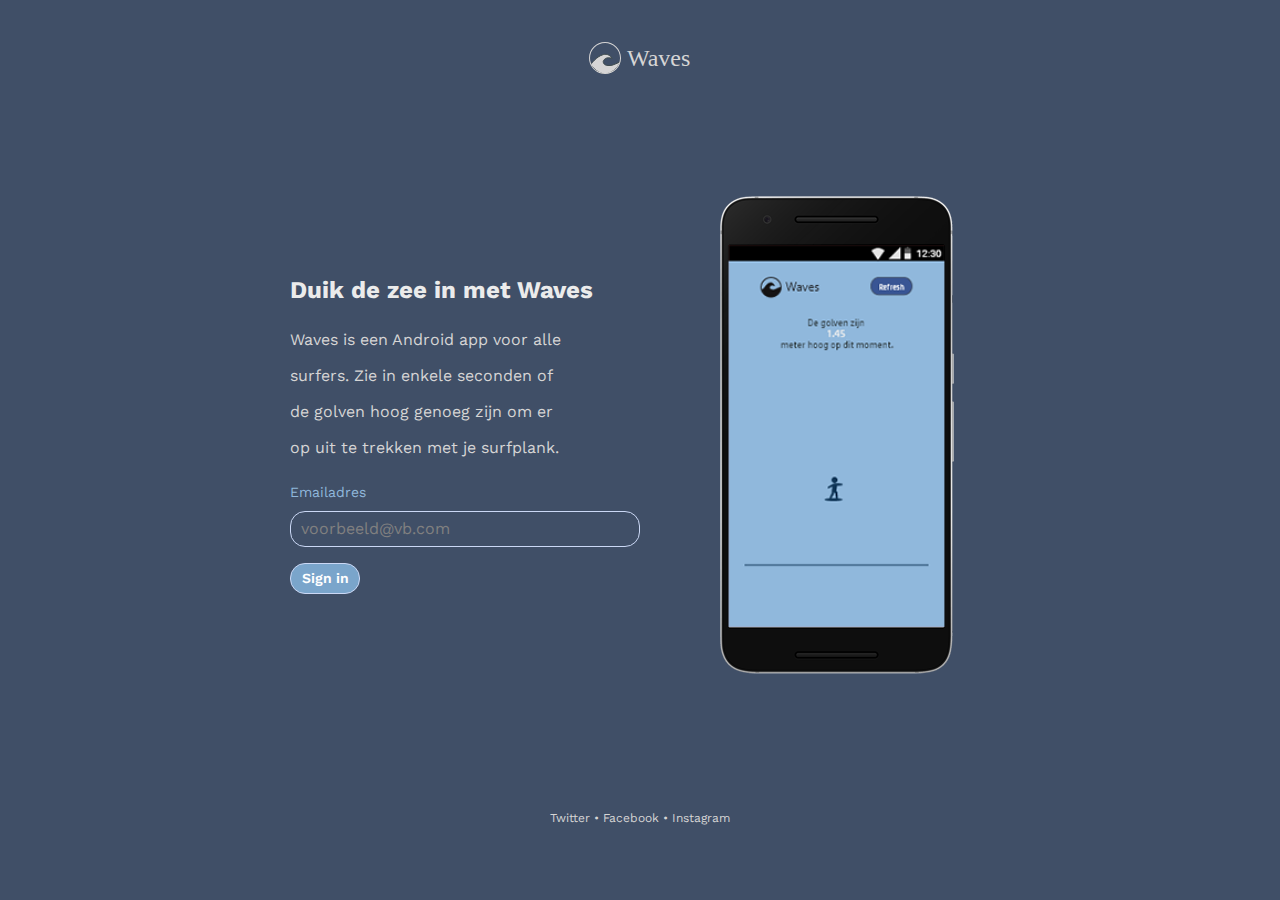
<file: index.html>
<!DOCTYPE html>
<html lang="nl">
<head>
    <meta charset="UTF-8">
    <meta name="viewport" content="width=device-width, initial-scale=1.0">
    <title>Waves Landingpage</title>

    <link href="https://fonts.googleapis.com/css2?family=Work+Sans:wght@400;600;700&display=swap" rel="stylesheet">
    <link rel="stylesheet" href="LandingPageScreen.css">

    <script src="validation.js"></script>
</head>
<body>
    <div class="c-container">
        <!-- LOGO -->
        <div class="c-container-logo">
            <svg xmlns="http://www.w3.org/2000/svg" width="102" height="32.406" viewBox="0 0 102 32.406">
                <g id="logo" transform="translate(-840 -18)">
                <path class="c-logo__path--1" id="Path_1" data-name="Path 1" d="M842.162,41.087c-.008.07-.847.042,0-1.087.113-.056,5.26-7.456,11.64-9.206,0-.056,5.728-2.393,9.229,3.648.113.056-6.888-2.823-8.808,3.049,0,.056-.508,5.307,8.808,3.783a66.663,66.663,0,0,0,7.623-3.14C873.195,36.666,858.805,62.865,842.162,41.087Z" fill="#3e4a4d" stroke="#3e4a4d" stroke-width="1"/>
                <g id="Path_2" data-name="Path 2" transform="translate(840 18)" fill="none">
                    <path d="M16,0A16,16,0,1,1,3,25.329,15.71,15.71,0,0,1,0,16,16,16,0,0,1,16,0Z" stroke="none"/>
                    <path class="c-logo__path--2" d="M 16 1 C 11.99334907531738 1 8.226520538330078 2.560270309448242 5.393400192260742 5.393400192260742 C 2.560270309448242 8.226520538330078 1 11.99334907531738 1 16 C 1 17.63566970825195 1.258119583129883 19.24551963806152 1.767200469970703 20.78483009338379 C 2.250450134277344 22.24607086181641 2.934490203857422 23.5733699798584 3.801170349121094 24.73101043701172 C 5.270029067993164 26.6988410949707 7.070749282836914 28.24665069580078 9.153299331665039 29.33143997192383 C 11.27883911132813 30.4386100769043 13.58239936828613 31 16 31 C 20.00664901733398 31 23.77347946166992 29.43972969055176 26.60659980773926 26.60659980773926 C 29.43972969055176 23.77347946166992 31 20.00664901733398 31 16 C 31 11.99334907531738 29.43972969055176 8.226520538330078 26.60659980773926 5.393400192260742 C 23.77347946166992 2.560270309448242 20.00664901733398 1 16 1 M 16 0 C 24.8365592956543 0 32 7.163440704345703 32 16 C 32 24.8365592956543 24.8365592956543 32 16 32 C 10.75108909606934 32 6.092510223388672 29.47248077392578 2.999799728393555 25.32917976379395 C 1.180789947509766 22.89949989318848 0 19.58763885498047 0 16 C 0 7.163440704345703 7.163440704345703 0 16 0 Z" stroke="none" fill="#3e4a4d"/>
                </g>
                <text class="c-logo__path--3" id="Waves" transform="translate(878 42)" fill="#3e4a4d" font-size="24" font-family="HPSimplified-Regular, HP Simplified"><tspan x="0" y="0">Waves</tspan></text>
                </g>
            </svg>
        </div>

        <!-- TEKST -->
        <div class="c-main-content">
            <div class="c-main-content__text">
                <h1 class="c-title">
                    Duik de zee in met Waves
                </h1>
                <div class="c-text">
                    <p class="c-text__item">Waves is een Android app voor alle</p>
                    <p class="c-text__item">surfers. Zie in enkele seconden of</p>
                    <p class="c-text__item">de golven hoog genoeg zijn om er </p>
                    <p class="c-text__item">op uit te trekken met je surfplank.</p>
                 </div>
                 <!-- EMAIL INPUT -->
                 <p class="c-form-field js-email-field">
                    <label class="c-label js-email-label" for="email">
                        Emailadres
                        <span class="c-label__error-message js-email-error-message">
                            Veld invullen verplicht
                        </span>
                     </label>
                     <input class="c-input js-email-input" type="email" name="email id="email" placeholder="voorbeeld@vb.com" required>
                 </p>
                 <p class="u-mb-md">
                    <!-- Button -->
                    <button class="o-button-reset c-button js-sign-in-button">Sign in</button>
                </p>
            </div>
            <div class="c-main-content__mockup">
                <!-- MOCKUP -->
                <svg xmlns="http://www.w3.org/2000/svg" xmlns:xlink="http://www.w3.org/1999/xlink" width="234" height="478" viewBox="0 0 234 478">
                    <image width="234" height="478" xlink:href="[data-uri]"/>
                    <image id="Rectangle_1" data-name="Rectangle 1" x="8" y="49" width="217" height="382" xlink:href="[data-uri]"/>
                </svg>
            </div>
        </div>
        <!-- SOCIAL MEDIA -->
        <div>
            <p class="c-socials">
                Twitter • Facebook • Instagram
            </p>
        </div>
    </div>
</body>
</html>
</file>
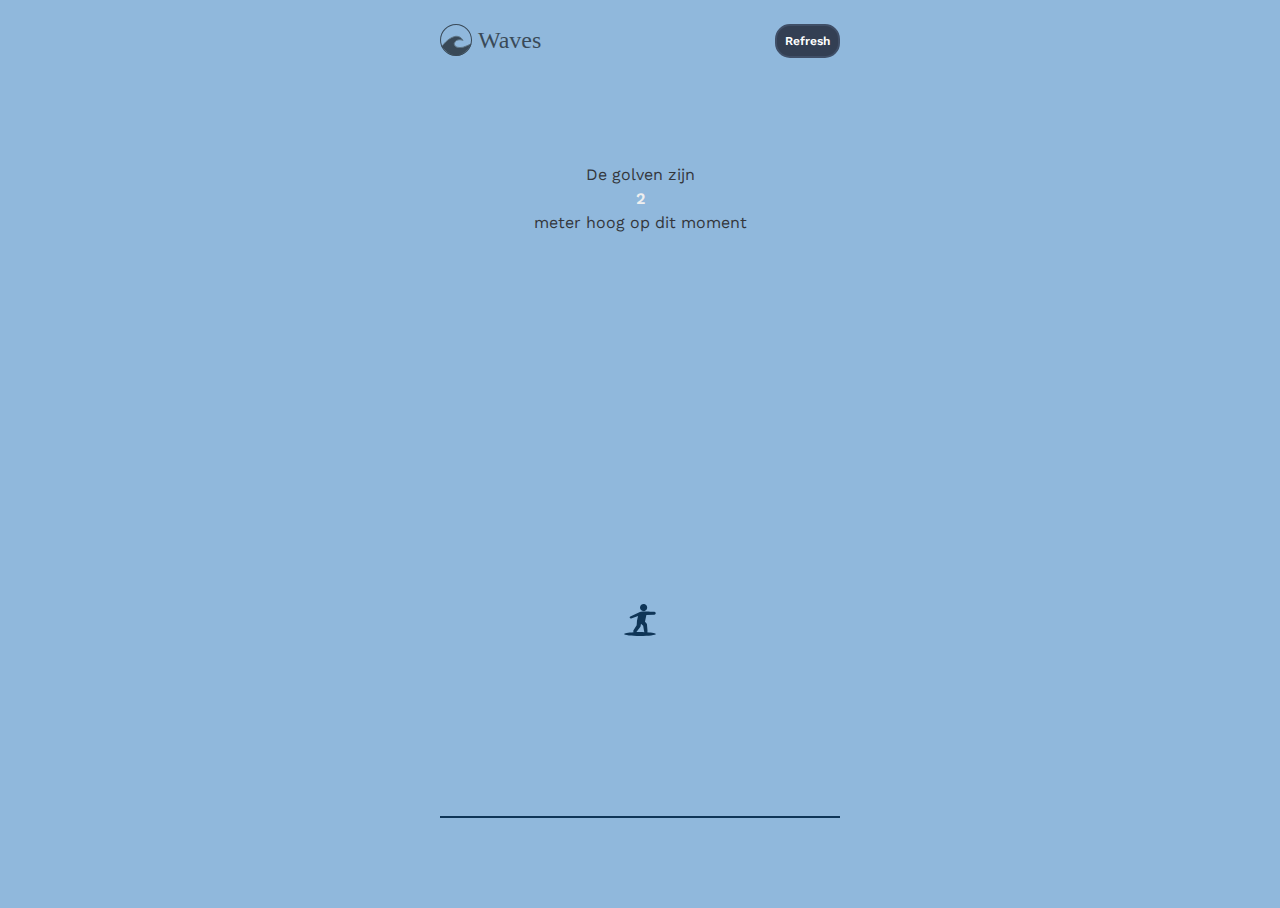
<file: app.html>
<!DOCTYPE html>
<html lang="nl">
    <head>
        <meta charset="utf-8">
        <meta http-equiv="x-ua-compatible" content="ie=edge">
        <title>Waves</title>
        <meta name="description" content="An app about that tells you if it is a good time to go surfing.">
        <meta name="viewport" content="width=device-width, initial-scale=1.0">
        <meta name="msapplication-TileColor" content="#cce7ff">
        <meta name="theme-color" content="#cce7ff">
        
        <link href="https://fonts.googleapis.com/css2?family=Work+Sans:wght@400;600;700&display=swap" rel="stylesheet">
        <link rel="shortcut icon" type="image/png" href="waves.png">
        <link rel="mask-icon" href="safari-pinned-tab.svg" color="#0f3557">
        <link rel="stylesheet" href="Screen.css">

        <script src="app.js"></script>
    </head>
    <body> 
        
        <main class="c-app">
            <div class="c-header-content">
                <h1 class="c-logo u-muted">
                    <div class="c-logo_app">
                        <svg class="c-logo__symbol" xmlns="http://www.w3.org/2000/svg" width="102" height="32.406" viewBox="0 0 102 32.406">
                            <g id="logo" transform="translate(-840 -18)">
                              <path class="c-logo__path c-logo__path--1" id="Path_1" data-name="Path 1" d="M842.162,41.087c-.008.07-.847.042,0-1.087.113-.056,5.26-7.456,11.64-9.206,0-.056,5.728-2.393,9.229,3.648.113.056-6.888-2.823-8.808,3.049,0,.056-.508,5.307,8.808,3.783a66.663,66.663,0,0,0,7.623-3.14C873.195,36.666,858.805,62.865,842.162,41.087Z" fill="#3e4a4d" stroke="#3e4a4d" stroke-width="1"/>
                              <g id="Path_2" data-name="Path 2" transform="translate(840 18)" fill="none">
                                <path  d="M16,0A16,16,0,1,1,3,25.329,15.71,15.71,0,0,1,0,16,16,16,0,0,1,16,0Z" stroke="none"/>
                                <path class="c-logo__path c-logo__path--2" d="M 16 1 C 11.99334907531738 1 8.226520538330078 2.560270309448242 5.393400192260742 5.393400192260742 C 2.560270309448242 8.226520538330078 1 11.99334907531738 1 16 C 1 17.63566970825195 1.258119583129883 19.24551963806152 1.767200469970703 20.78483009338379 C 2.250450134277344 22.24607086181641 2.934490203857422 23.5733699798584 3.801170349121094 24.73101043701172 C 5.270029067993164 26.6988410949707 7.070749282836914 28.24665069580078 9.153299331665039 29.33143997192383 C 11.27883911132813 30.4386100769043 13.58239936828613 31 16 31 C 20.00664901733398 31 23.77347946166992 29.43972969055176 26.60659980773926 26.60659980773926 C 29.43972969055176 23.77347946166992 31 20.00664901733398 31 16 C 31 11.99334907531738 29.43972969055176 8.226520538330078 26.60659980773926 5.393400192260742 C 23.77347946166992 2.560270309448242 20.00664901733398 1 16 1 M 16 0 C 24.8365592956543 0 32 7.163440704345703 32 16 C 32 24.8365592956543 24.8365592956543 32 16 32 C 10.75108909606934 32 6.092510223388672 29.47248077392578 2.999799728393555 25.32917976379395 C 1.180789947509766 22.89949989318848 0 19.58763885498047 0 16 C 0 7.163440704345703 7.163440704345703 0 16 0 Z" stroke="none" fill="#3e4a4d"/>
                              </g>
                              <text class="c-logo__path c-logo__path--3" id="Waves" transform="translate(878 42)" fill="#3e4a4d" font-size="24" font-family="HPSimplified-Regular, HP Simplified"><tspan x="0" y="0">Waves</tspan></text>
                            </g>
                        </svg>
                    </div>
                </h1>
                <div>
                    <button class="o-button-reset c-button--refresh" onClick="window.location.reload();">Refresh</button>
                </div>
            </div>
            <p class="c-text">
               De golven zijn <span class="c-text--hoogte js-waveheight-text">2</span> meter hoog op dit moment
            </p>
            <div class="c-horizon">
                <div class="c-horizon__sky-wrapper">
                    <div class="c-horizon__sky">
                        <span class="c-horizon__surfer js-surfer" style="bottom: 100%; left: 50%;">
                            <svg version="1.1" id="Capa_1" xmlns="http://www.w3.org/2000/svg" xmlns:xlink="http://www.w3.org/1999/xlink" widht="32" height="32" x="0px" y="0px" viewBox="0 0 445.707 445.707" style="enable-background:new 0 0 445.707 445.707;" xml:space="preserve">
                                <g>
                                <g id="Layer_1_21_">
                                    <path class="c-surfer" d="M263.299,99.078c27.105,5.278,53.353-12.411,58.632-39.516c5.277-27.1-12.411-53.354-39.513-58.63
                                        c-27.104-5.279-53.355,12.413-58.633,39.514C218.508,67.552,236.195,93.799,263.299,99.078z"/>
                                    <path class="c-surfer" d="M322.242,393.616c3.869-4.641,5.987-10.746,5.44-17.242l-7.729-91.734c-0.438-5.208-2.555-10.33-6.383-14.461l-1.5-1.619
                                        l-19.986-21.57l19.689-93.787l111.129-4.487c10.187-0.44,18.59-8.624,19.021-18.999c0.455-10.947-8.051-20.19-18.998-20.646
                                        c0,0-123.046-5.104-128.38-4.755c-12.756,0.835-61.395,0.999-73.794,7.132L87.984,172.607
                                        c-7.106,3.505-10.647,11.841-7.968,19.512c2.898,8.297,11.974,12.673,20.271,9.774l95.899-33.502c0,0-15.6,68.214-15.797,75.396
                                        l-3.965,53.057l-44.066,69.367c-5.282,8.369-4.773,19.064,0.887,26.826c-77.113,4.287-130.88,13.936-130.88,25.15
                                        c0,15.199,98.715,27.52,220.488,27.52s220.488-12.32,220.488-27.52C443.342,407.452,394.083,398.153,322.242,393.616z
                                        M172.941,391.375l53.202-69.762c2.22-2.934,3.833-6.521,4.438-10.41l0.349-2.244l5.466-35.154l30.465,28.203l13.625,80.344
                                        c0.597,3.457,1.932,6.639,3.82,9.399c-19.507-0.705-40.123-1.085-61.451-1.085C205.687,390.666,188.979,390.913,172.941,391.375z
                                        "/>
                            </svg>
                        </span>
                    </div>
                </div>
                <div class="c-horizon__line">
                </div>
            </div>
            <p>
                <span class="js-time-left js-time"></span>
            </p>
        </main>
        <?xml version="1.0" encoding="iso-8859-1"?>

	</body>
</html>
</file>
<file: LandingPageScreen.css>
/*------------------------------------*\
#FONTS
\*------------------------------------*/

/*------------------------------------*\
#Variables
\*------------------------------------*/

:root {
    /* colors */
    --global-background-color: #404F67;
    --global-color: #D6D5D5;
    --global-color-title: #EBEBEB;
    --global-color-select: #90B8DC;
    --global-color-emailinput: #ABC4FF;
    --global-color-boxshadow-email: #4D7AE53C;
    --global-color-emailinput-hover: #CBD8F5;
    --global-color-emailinput--text: #D9D9D9;
    
    /* colors */

    /* opacity */
    --global-muted-opacity: 0.6;

    /* transitions */
    --global-transitionEasing-out: ease-out;
    --global-transitionEasing-out-cubic: cubic-bezier(0.22, 0.61, 0.36, 1);
    --global-transitionDuration-alpha: .1s;
    --global-transitionDuration-beta: .2s;
    --global-transitionDuration-gamma: .3s;

    /* border radius */
    --global-borderRadius: 0.1875rem;
    --global-borderWidth: 0.0625rem;
}


/*------------------------------------*\
#GENERIC
\*------------------------------------*/

/*
    Generic: Page
    ---
    Global page styles + universal box-sizing:
*/

html {
    box-sizing: border-box;
    color: var(--global-color);
    font-size: 16px;   /* 1 rem = body font size*/
    line-height: 1.5;
    font-family: 'Work Sans', Helvetica, arial, sans-serif;
    font-feature-settings: "zero" 1;  
    -webkit-font-smoothing: antialiased;
    -moz-osx-font-smoothing: grayscale;
    background-color: var(--global-background-color);
}

*,
*:before,
*:after {
    box-sizing: inherit;
}

/*
* Remove text-shadow in selection highlight:
* https://twitter.com/miketaylr/status/12228805301
*
* Customize the background color to match your design.
*/

::-moz-selection {
    background: var(--global-color-select);
    color: white;
    text-shadow: none;
}

::selection {
    background: var(--global-color-select);
    color: white;
    text-shadow: none;
}

/*------------------------------------*\
#Elements
\*------------------------------------*/

/*
Elements: Images
---
Default markup for images to make them responsive
*/

img {
    max-width: 100%;
    vertical-align: top;
}

/*
    Elements: typography
    ---
    Default markup for typographic elements
*/

h1,
h2,
h3 {
    font-weight: 700;
}

h1 {
    font-size: 32px;
    line-height: 48px;
    margin: 0 0 12px;
}

h2 {
    font-size: 32px;
    line-height: 40px;
    margin: 0 0 24px;
}

h3 {
    font-size: 26px;
    line-height: 32px;
    margin: 0 0 24px;
}

h4,
h5,
h6 {
    font-size: 16px;
    font-weight: 600;
    line-height: 24px;
    margin: 0 0 24px;
}

ol,
ul,
dl,
table,
address,
figure {
    margin: 0 0 24px;
}

ul,
ol {
    padding-left: 24px;
}

li ul,
li ol {
    margin-bottom: 0;
}

blockquote {
    font-style: normal;
    font-size: 23px;
    line-height: 32px;
    margin: 0 0 24px;
}

blockquote * {
    font-size: inherit;
    line-height: inherit;
}

figcaption {
    font-weight: 400;
    font-size: 12px;
    line-height: 16px;
    margin-top: 8px;
}

hr {
    border: 0;
    height: 1px;
    background: LightGrey;
    margin: 0 0 24px;
}

a {
    color: red;
    outline-color: red;
    outline-width: medium;
    outline-offset: 2px;
}

a:visited,
a:active {
    color: red;
}

a:hover,
a:focus {
    color: red;
}

label,
input {
    display: block;
}

select {
    width: 100%;
}

input::placeholder {
    color: gray;
}

/*------------------------------------*\
#OBJECTS
\*------------------------------------*/

/*
    Object: Button reset
    ---
    Small button reset object
*/

.o-button-reset {
    border: none;
    margin: 0;
    padding: 0;
    width: auto;
    overflow: visible;
    background: transparent;

    /* inherit font & color from ancestor */
    color: inherit;
    font: inherit;

    /* Normalize `line-height`. Cannot be changed from `normal` in Firefox 4+. */
    line-height: normal;

    /* Corrects font smoothing for webkit */
    -webkit-font-smoothing: inherit;
    -moz-osx-font-smoothing: inherit;

    /* Corrects inability to style clickable `input` types in iOS */
    -webkit-appearance: none;
}

/*
    Object: Hide accessible
    ---
    Accessibly hide any element
*/

.o-hide-accessible {
    position: absolute;
    width: 1px;
    height: 1px;
    padding: 0;
    margin: -1px;
    overflow: hidden;
    clip: rect(0, 0, 0, 0);
    border: 0;
}

/*------------------------------------*\
#COMPONENTS
\*------------------------------------*/

/*
    Component: Forms
    ---
    Everything form related here
*/

.c-form-field {
    position: relative;
    margin-top: 1.5rem;
}

.c-form-field--option {
    display: flex;
    align-items: center;
}


/*
    Component: Input
    ---
    Class to put on all input="text" like form inputs
*/

.c-input {
    --input-transition: all var(--global-transitionDuration-alpha);
    -webkit-appearance: none;
    -moz-appearance: none;
    appearance: none;
    width: 100%;
    border-radius: 0.9375rem;
    border: 0.0625rem solid var(--global-color-emailinput-hover);
    background-color: var(--input-backgroundColor, var(--global-input-backgroundColor));
    color: var(--global-color-emailinput--text);
    font-family: inherit;
    font-size: 1rem;
    line-height: calc(var(--global-baseline) * 3);
    padding: 0.3125rem 0rem 0.3125rem 0.625rem;
    outline: none;
    transition: var(--input-transition);
}

.c-input:hover {
    border-color: var(--global-color-select);
}

.c-input:focus,
.c-input:active {
    border-color: 0.0625rem solid var(--global-color-emailinput);
    box-shadow: 0.1875rem 0.1875rem 0.5rem var(--global-color-boxshadow-email);
}


/*
    Component: Label
    ---
    Class to put on all form labels
*/

.c-label {
    margin-bottom: 0;
    font-size: 0.875rem;
    padding-bottom: var(--global-whitespace-sm);
    line-height: calc(var(--global-baseline) * 2);
    color: var(--global-color-select);
    margin-bottom: 0.5rem;
}

.c-label--option {
    padding-bottom: 0;
}

.c-label__error-message {
    font-weight: 600;
	float: right;
    display: none;
}

.c-label__error-message.is-visible {
	display: block;
}

.c-label--floating {
    position: absolute;
    top: calc(var(--global-baseline) * 1.5);
    left: var(--global-whitespace-sm);
    padding: var(--global-whitespace-xs);
    color: red;
    transition: transform var(--global-transitionDuration-alpha) var(--global-transitionEasing-out);
    z-index: 1;
    border-radius: var(--global-borderRadius);
    border-color: red;
}

.is-floating,
.c-form-field:focus-within .c-label--floating {
    transform: translateY(calc(var(--global-baseline) * -3))
}


/*
    Component: Button
    ---
    Class to put on form buttons or
*/

.c-button {
    font-size: 0.875rem;
    font-weight: 600;
    font-family: inherit;
    border-radius: 0.9375rem;
    border: 0.0625rem solid var(--global-color-emailinput-hover);
    background-color: #7AA5CB;
    color: #FFFFFF;
    padding: 0.25rem 0.25rem;
    line-height: calc(var(--global-baseline) * 3);
    width: 20%;
    outline: none;
    box-shadow: var(--button-boxShadow, 0);
    transition: all var(--global-transitionDuration-alpha) var(--global-transitionEasing-out);
}

.c-button:hover {
    background-color: var(--global-color-select);
    border-color: var(--global-color-emailinput-hover);
    color: #FFFFFF;
}

.c-button:focus {
    box-shadow: 0.1875rem 0.1875rem 0.5rem var(--global-color-boxshadow-email);

}

.c-button:active {
    background-color: var(--button-active-backgroundColor);
    border-color: var(--button-active-borderColor);
    box-shadow: var(--button-active-boxShadow, 0);
}


/*
    Component: CSS Grid
*/

.c-container {
    display: grid;
    justify-content: center;
    align-items: center;
}

.c-main-content {
    display: grid;
}

.c-main-content__text {
    grid-column: 0;
    align-self: center;
    padding-left: 3.125rem;
}

.c-main-content__mockup {
    grid-column: 0;
    margin-left: 5rem;
}

@media (min-width: 992px) {
    .c-container {
        grid-template-rows: 6.25rem 41.25rem 6.25rem;
    }

    .c-main-content {
        grid-template-columns: 25rem 25rem;
    }

    .c-main-content__text {
        padding-left: 3.125rem;
    }
}


/*
    Component: Logo
    ---
    Website main logo
*/

.c-container-logo {
    grid-row: 0;
    font-size: 1rem;
    font-weight: 400;
    line-height: 1rem;
    display: grid;
    justify-content: center;
}

.c-logo__path--1 {
    fill: var(--global-color); 
}

.c-logo__path--2 {
    fill: var(--global-color); 
}

.c-logo__path--3 {
    fill: var(--global-color); 
}


/*
    Component: Content
    ---
    Text that tells you something about Waves
*/

.c-title {
    font-size: 1.5rem;
    font-family: 700;
    color: var(--global-color-title);
}

.c-text {
    grid-column: 0;
    font-size: 1rem;
    font-family: 400;
    color: var(--global-color); 
}

.c-text__item {
    line-height: 1.25rem;
}

.c-mockup {
    grid-column: 1;
}

.c-socials {
    grid-row: 2;
    font-size: 0.75rem;
    font-family: inherit;
    font-weight: 400;
    color: var(--global-color);   
    display: grid;
    justify-content: center;
}

.c-google-play{
    padding-top: 1.5rem;
}


/*------------------------------------*\
#UTILITIES
\*------------------------------------*/

/*
    Utilities: spacing
    ---
    Utility classes to put specific margins and paddings onto elements
*/

.u-pt-clear {
    padding-top: 0 !important;
}

.u-mb-clear {
    margin-bottom: 0 !important;
}

.u-mb-xs {
    margin-bottom: 0.25rem !important;
}

.u-mb-sm {
    margin-bottom: 0.5rem !important;
}

.u-mb-md {
    margin-bottom: 1rem !important;
}

.u-mb-lg {
    margin-bottom: 2rem !important;
}

.u-mb-xl {
    margin-bottom: 3rem !important;
}

/*
    Utilities: max-width
    ---
    Utility classes to put specific max widths onto elements
*/

.u-max-width-xs {
    max-width: 27em !important;
}

.u-max-width-sm {
    max-width: 39em !important;
}

.u-max-width-md {
    max-width: 50em !important;
}

.u-max-width-lg {
    max-width: 63.5em !important;
}

.u-max-width-none {
    max-width: none !important;
}

/*
    Utilities: Mute
    Mute with opacity
*/
.u-muted {
    opacity: var(--global-muted-opacity);
}


/*------------------------------------*\
#MEDIA
\*------------------------------------*/

/*
    Print styles.
    ---
    Inlined to avoid the additional HTTP request:
    http://www.phpied.com/delay-loading-your-print-css/
*/

@media print {
    *,
    *:before,
    *:after {
        background: transparent !important;
        color: #000 !important;
        /* Black prints faster:
        http://www.sanbeiji.com/archives/953 */
        box-shadow: none !important;
        text-shadow: none !important;
    }
    a,
    a:visited {
        text-decoration: underline;
    }
    a[href]:after {
        content: " (" attr(href) ")";
    }
    abbr[title]:after {
        content: " (" attr(title) ")";
    }
    /*
    * Don't show links that are fragment identifiers,
    * or use the `javascript:` pseudo protocol
    */
    a[href^="#"]:after,
    a[href^="javascript:"]:after {
        content: "";
    }
    pre {
        white-space: pre-wrap !important;
    }
    pre,
    blockquote {
        border: 1px solid #999;
        page-break-inside: avoid;
    }
    /*
    * Printing Tables:
    * http://css-discuss.incutio.com/wiki/Printing_Tables
    */
    thead {
        display: table-header-group;
    }
    tr,
    img {
        page-break-inside: avoid;
    }
    p,
    h2,
    h3 {
        orphans: 3;
        widows: 3;
    }
    h2,
    h3 {
        page-break-after: avoid;
    }
}
</file>
<file: Screen.css>
/*------------------------------------*\
#FONTS
\*------------------------------------*/

/*------------------------------------*\
#Variables
\*------------------------------------*/

:root {
    /* colors */
    --global-background-color-start: #90B8DC;
    --global-background-color-end: #3E6FB8;
    --global-border-color: #0F3557;
    --global-color: #D6D6D6;
    --global-logo-color: #3E4A4D;
    --global-p-color: #2A3437;
    --global-color-logo: #B4C3D9;
    --global-text-color: #33363B;
    --global-select-color: #404F67;

    --global-page-background-color: var(--global-select-color);
    --global-color-text: #D6D5D5;
    --global-color-page: #E0E2E5;

    --global-color-boxshadow-email: #4D7AE53C;
    /* colors */

    
    
    /* opacity */
    --global-muted-opacity: 0.6;

    /* transitions */
}

@media (prefers-color-scheme: dark) {
    :root {
        /* colors */
        --global-page-background-color: var(--global-select-color);
        --global-color-text: #D6D5D5;
        --global-color-page: #E0E2E5;
    }
}

/*------------------------------------*\
#GENERIC
\*------------------------------------*/

/*
    Generic: Page
    ---
    Global page styles + universal box-sizing:
*/

html {
    box-sizing: border-box;
    color: var(--global-color);
    background-color: var(--global-background-color-start);
    font-size: 16px;   /* 1 rem = body font size*/
    line-height: 1.5;
    font-family: 'Work Sans', Helvetica, arial, sans-serif;
    font-feature-settings: "zero" 1;  
    -webkit-font-smoothing: antialiased;
    -moz-osx-font-smoothing: grayscale;
    width: 100%;
    height: 100vh;
}

@media (prefers-color-scheme: dark) {
    html {
        background-color: var(--global-page-background-color);
    }
}


*,
*:before,
*:after {
    box-sizing: inherit;
}

/*
* Remove text-shadow in selection highlight:
* https://twitter.com/miketaylr/status/12228805301
*
* Customize the background color to match your design.
*/

::-moz-selection {
    background: var(--global-select-color);
    color: white;
    text-shadow: none;
}

::selection {
    background: var(--global-select-color);
    color: white;
    text-shadow: none;
}

/*------------------------------------*\
#Elements
\*------------------------------------*/

/*
Elements: Images
---
Default markup for images to make them responsive
*/

img {
    max-width: 100%;
    vertical-align: top;
}

/*
    Elements: typography
    ---
    Default markup for typographic elements
*/

h1,
h2,
h3 {
    font-weight: 700;
}

h1 {
    font-size: 36px;
    line-height: 48px;
    margin: 0 0 24px;
}

h2 {
    font-size: 32px;
    line-height: 40px;
    margin: 0 0 24px;
}

h3 {
    font-size: 26px;
    line-height: 32px;
    margin: 0 0 24px;
}

h4,
h5,
h6 {
    font-size: 16px;
    font-weight: 600;
    line-height: 24px;
    margin: 0 0 24px;
}

p,
ol,
ul,
dl,
table,
address,
figure {
    margin: 0 0 24px;
}

ul,
ol {
    padding-left: 24px;
}

li ul,
li ol {
    margin-bottom: 0;
}

blockquote {
    font-style: normal;
    font-size: 23px;
    line-height: 32px;
    margin: 0 0 24px;
}

blockquote * {
    font-size: inherit;
    line-height: inherit;
}

figcaption {
    font-weight: 400;
    font-size: 12px;
    line-height: 16px;
    margin-top: 8px;
}

hr {
    border: 0;
    height: 1px;
    background: LightGrey;
    margin: 0 0 24px;
}

a {
    color: red;
    outline-color: red;
    outline-width: medium;
    outline-offset: 2px;
}

a:visited,
a:active {
    color: red;
}

a:hover,
a:focus {
    color: red;
}

label,
input {
    display: block;
}

select {
    width: 100%;
}

input::placeholder {
    color: gray;
}

/*------------------------------------*\
#OBJECTS
\*------------------------------------*/

/*
    Object: Button reset
    ---
    Small button reset object
*/

.o-button-reset {
    border: none;
    margin: 0;
    padding: 0;
    width: auto;
    overflow: visible;
    background: transparent;

    /* inherit font & color from ancestor */
    color: inherit;
    font: inherit;

    /* Normalize `line-height`. Cannot be changed from `normal` in Firefox 4+. */
    line-height: normal;

    /* Corrects font smoothing for webkit */
    -webkit-font-smoothing: inherit;
    -moz-osx-font-smoothing: inherit;

    /* Corrects inability to style clickable `input` types in iOS */
    -webkit-appearance: none;
}

/*
    Object: Hide accessible
    ---
    Accessibly hide any element
*/

.o-hide-accessible {
    position: absolute;
    width: 1px;
    height: 1px;
    padding: 0;
    margin: -1px;
    overflow: hidden;
    clip: rect(0, 0, 0, 0);
    border: 0;
}

/*------------------------------------*\
#COMPONENTS
\*------------------------------------*/


/*
    Component: Header content
*/

.c-header-content {
    display: flex;
    justify-content: space-between;
    justify-content: baseline;
    margin-bottom: 2rem;
}

/*
    Component: Logo
    ---
    Website main logo
*/

.c-logo {
    font-size: 1rem;
    font-weight: 400;
    line-height: 1rem;
    /* display: flex;
    position: relative;
    flex-direction: column;
    justify-content: center;
    align-items: center; */
}  

.c-logo__path--1 {
    fill: var(--logo__path--1--fill, Black); 
}

.c-logo__path--2 {
    fill: var(--logo__path--2--fill, Black); 
}

.c-logo__path--3 {
    fill: var(--logo__path--2--fill, Black); 
}


@media (prefers-color-scheme: dark) {
    .c-logo {
        --logo__path--1--fill: var(--global-color-logo);
        --logo__path--2--fill: var(--global-color-logo);
        --logo__path--3--fill: var(--global-color-logo);
    }
}


/*
    Component: Surfer
    ---
    The surfer icon
*/

.c-button--refresh {
    font-size: 0.75rem;
    font-family: inherit;
    font-weight: 600;
    color: #FFFFFF;
    font-weight: 600;;
    border: 2px solid var(--global-select-color);
    padding: 0.5rem;
    border-radius: 0.9375rem;
    background-color: #333F53;
}

.c-button--refresh:hover {
    background-color: var(--global-select-color);
    border-color: var(--global-select-color);
    color: #FFFFFF;
}

.c-button--refresh:focus {
    box-shadow: 0.1875rem 0.1875rem 0.5rem var(--global-color-boxshadow-email);
}

.c-button--refresh:active {
    box-shadow: var(--button-active-boxShadow);
}

@media (prefers-color-scheme: dark) {
    .c-button--refresh {
        color: #FFFFFF;
        border: 0.125rem solid var(--global-background-color-start);
        background-color: #7AA5CB;
    }
    
    .c-button--refresh:hover {
        background-color: var(--global-background-color-start);
        border-color: var(--global-background-color-start);
        color: #FFFFFF;
    }
    
    .c-button--refresh:focus {
        box-shadow: 0.1875rem 0.1875rem 0.5rem var(--global-color-boxshadow-email);
    }
}

/*
    Component: Surfer
    ---
    The surfer icon
*/

.c-surfer {
    width: 1.375rem;
    height: 1.375rem;
    fill: var(--global-border-color);
}

.c-logo .c-surfer {
    margin-right: 0.5rem; 
}


/*
    Component: Text
    ---
    Text that tells you something about the waves
*/
.c-text {
    display: flex;
    position: relative;
    flex-direction: column;
    justify-content: center;
    align-items: center;
    font-family: 'Work Sans';
    margin-top: 3rem;
    color: var(--global-text-color);
}

.c-text--hoogte {
    color: #EFEFEF;
    font-weight: 600;
    font-family: inherit;
}

@media (prefers-color-scheme: dark) {
    .c-text {
        color: var(--global-color-page);
    }

    .c-text--hoogte {
        color: #000000;
        font-weight: 600;
        font-family: inherit;
    }
}

/*
    Component: App
    ---
    Main app wrapper
*/
.c-app { 
    display: flex;
    flex-direction: column;
    min-height: calc(100vh - 2 * 1rem);     
    box-sizing: content-box;  
    max-width: 25rem;
    margin: 0 auto; 
    padding: 1rem 2rem;  
}


/*
    Component: Horizon
    ---
    Horizon with sun visualisation
*/
.c-horizon {
    margin-top: auto; /* in .c-app een display flex en flex-direction: column; geven. Veranderd opzich niets tot je deze margin op auto gaat zetten. vul bovenkant automatisch op */
}

.c-horizon__sky-wrapper {
    position: relative;
    height: 12.5rem;
    overflow: hidden;  /* de zon gaat onder de lijn, maar dat ga je niet zien want staat op hidden */
    padding-top: 1.375rem;
    padding-right: 2.5rem;
}

.c-horizon__sky {
    position: relative;
    height: 100%;
}

.c-horizon__surfer {
    position: absolute;
    display: flex;
    flex-direction: column;
    justify-content: center;
    align-items: center;
    width: 2.5rem;
    
    font-size: 0.75rem;
    line-height: 0.875rem;

    transform: translateY(50%);  /* 22px in doc, beter percentage van maken */
}

.c-surfer {
    fill: var(--global-border-color);
}

.c-horizon__surfer::before {
    content: attr(data-time);
    font-size: 0.75rem;
    line-height: 0.875rem;
    display: block;
    margin-bottom: 0.5rem;
    text-align: center;
} 

.c-horizon__line {
    display: flex;
    justify-content: space-between;
    border-top: 0.125rem solid var(--global-border-color);
    margin-bottom: 2.5rem;
    padding-top: 0.625rem;
}

.c-horizon__time {
    font-size: 1rem;
    line-height: 0.875rem;
    color: var(--global-border-color);
}

@media (prefers-color-scheme: dark) {
    .c-surfer {
        fill: var(--global-color);
    }
    
    .c-horizon__line {
        border-top: 0.125rem solid var(--global-color-page);
    }
    
    .c-horizon__time {
        color: var(--global-color-page);
    }
}


/*
    Component: Dark mode
    ---
    Sun or moon
*/

.c-darkmode-toggle-container {
    position: relative;
    display: block;
}

.c-input {       
    -webkit-appearance: none;
    -moz-appearance: none;
    appearance: none;
    width: 100%;
    border: var(--global-borderWidth) solid var(--input-borderColor, var(--global-input-borderColor));
    border-radius: var(--global-borderRadius);
    background-color: var(--global-input-backgroundColor);
    color: var(--global-input-color);
    font-family: inherit;
    font-size: 16px;
    line-height: calc(var(--global-baseline) * 3);
    padding: calc(var(--global-baseline) * 1.5 - var(--global-borderWidth)) var(--global-whitespace-md);
    outline: none;
    transition: border var(--global-transition-timing-alpha), box-shadow var(--global-transition-timing-alpha);
}

.c-input--darkmode-with-toggle {
    padding-right: 3.25rem;
}

.c-darkmode-toggle-container {
    position: relative;
    display: block;
}

.c-darkmode-toggle {
    position: absolute;
    top: 0;
    right: 0;
    bottom: 0; 
}

.c-darkmode-toggle__checkbox:checked {

}

.c-darkmode-toggle__label {
    display: flex;
    align-items: center;
    padding: 0.875rem 1rem;
}

.c-darkmode-toggle__symbol {
    display: block;
    fill: (var(--global-border-color));
    width: 1.25rem;
    height: 1.25rem;
}

.c-darkmode-toggle__symbol--sun {
    display: block;
    fill: var(--global-color);
    width: 1.25rem;
    height: 1.25rem;
}

.c-darkmode-toggle__symbol--show {
    display: block;
}

.c-darkmode-toggle__symbol--hide {
    display: none;
}

.c-darkmode-toggle__checkbox:checked + .c-darkmode-toggle__label .c-darkmode-toggle__symbol--hide {
    display: block;
}

.c-darkmode-toggle__checkbox:checked + .c-darkmode-toggle__label .c-darkmode-toggle__symbol--show {
    display: none;
}


/*------------------------------------*\
#UTILITIES
\*------------------------------------*/

/*
    Utilities: Mute
    Mute with opacity
*/
.u-muted {
    opacity: var(--global-muted-opacity);
}


/*------------------------------------*\
#STATES
\*------------------------------------*/

/*------------------------------------*\
#MEDIA
\*------------------------------------*/

/*
    Print styles.
    ---
    Inlined to avoid the additional HTTP request:
    http://www.phpied.com/delay-loading-your-print-css/
*/

@media print {
    *,
    *:before,
    *:after {
        background: transparent !important;
        color: #000 !important;
        /* Black prints faster:
        http://www.sanbeiji.com/archives/953 */
        box-shadow: none !important;
        text-shadow: none !important;
    }
    a,
    a:visited {
        text-decoration: underline;
    }
    a[href]:after {
        content: " (" attr(href) ")";
    }
    abbr[title]:after {
        content: " (" attr(title) ")";
    }
    /*
    * Don't show links that are fragment identifiers,
    * or use the `javascript:` pseudo protocol
    */
    a[href^="#"]:after,
    a[href^="javascript:"]:after {
        content: "";
    }
    pre {
        white-space: pre-wrap !important;
    }
    pre,
    blockquote {
        border: 0.0625rem solid #999;
        page-break-inside: avoid;
    }
    /*
    * Printing Tables:
    * http://css-discuss.incutio.com/wiki/Printing_Tables
    */
    thead {
        display: table-header-group;
    }
    tr,
    img {
        page-break-inside: avoid;
    }
    p,
    h2,
    h3 {
        orphans: 3;
        widows: 3;
    }
    h2,
    h3 {
        page-break-after: avoid;
    }
}
</file>
